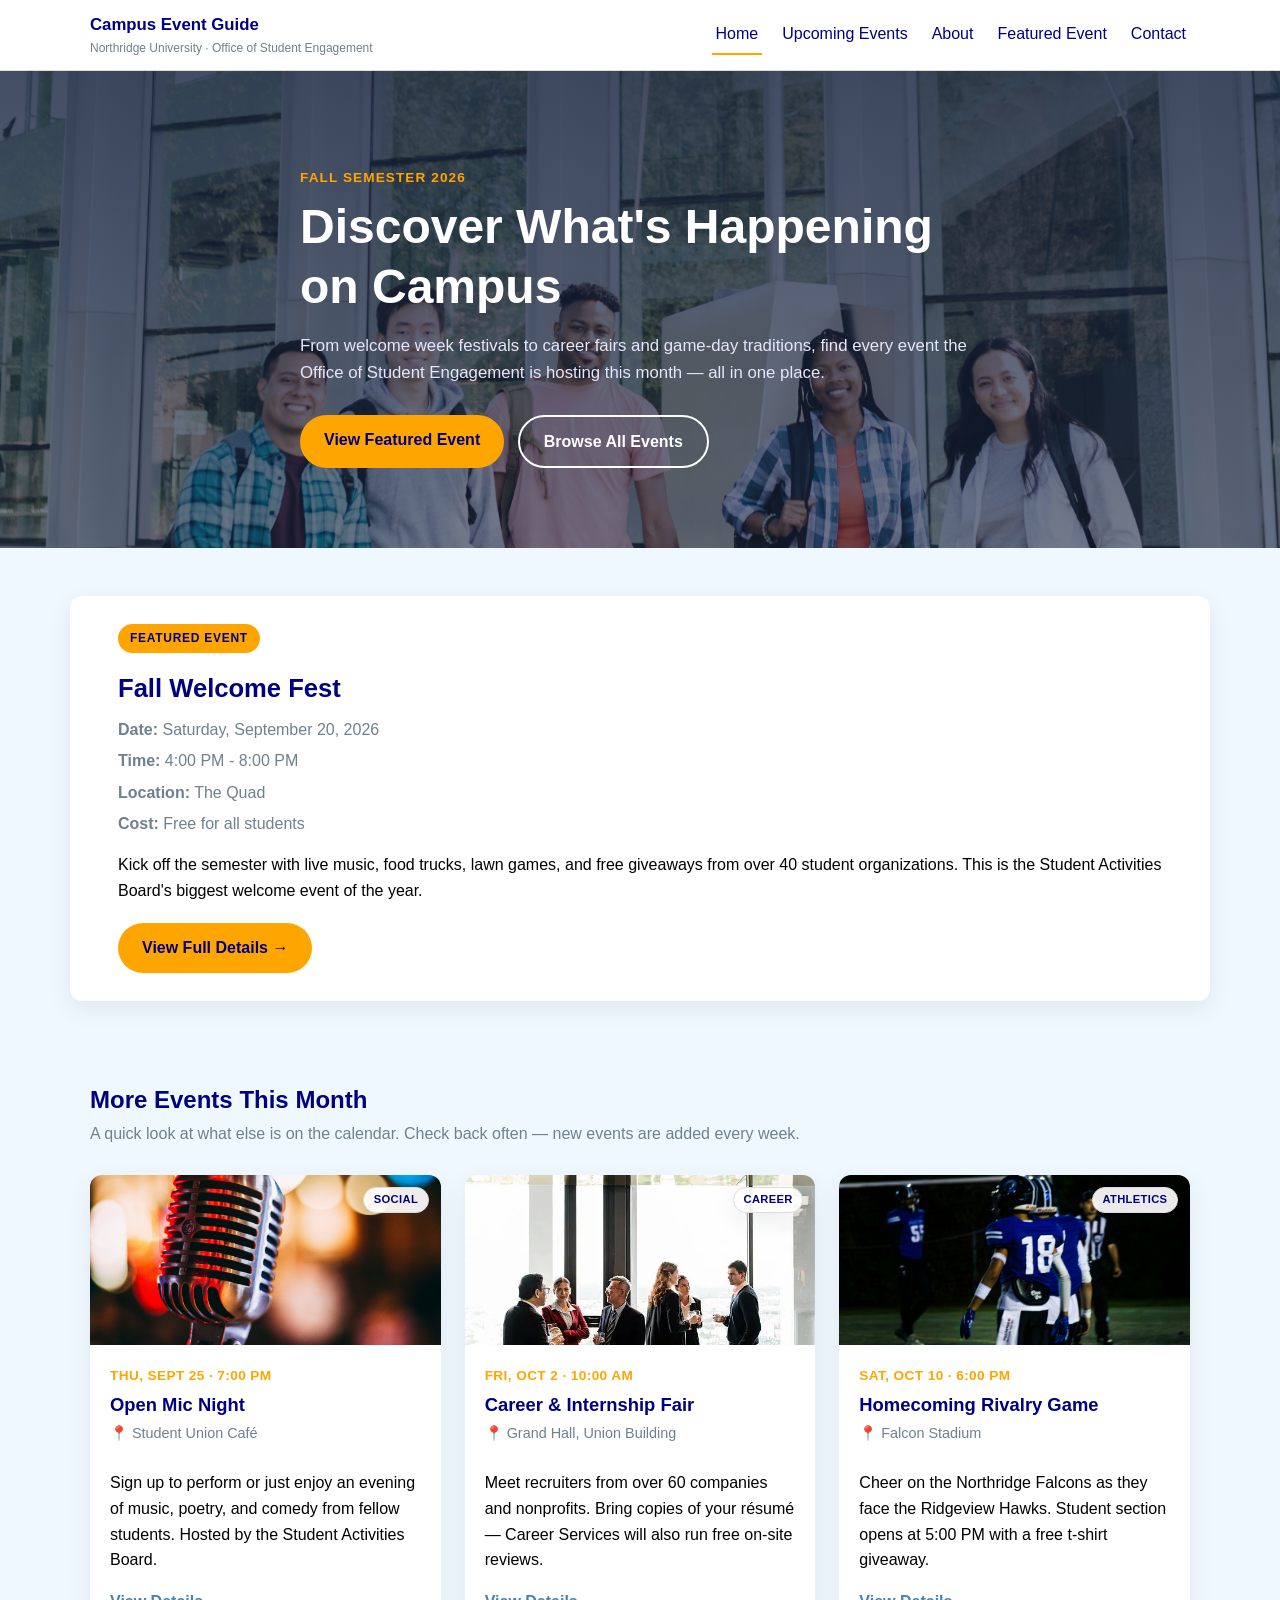
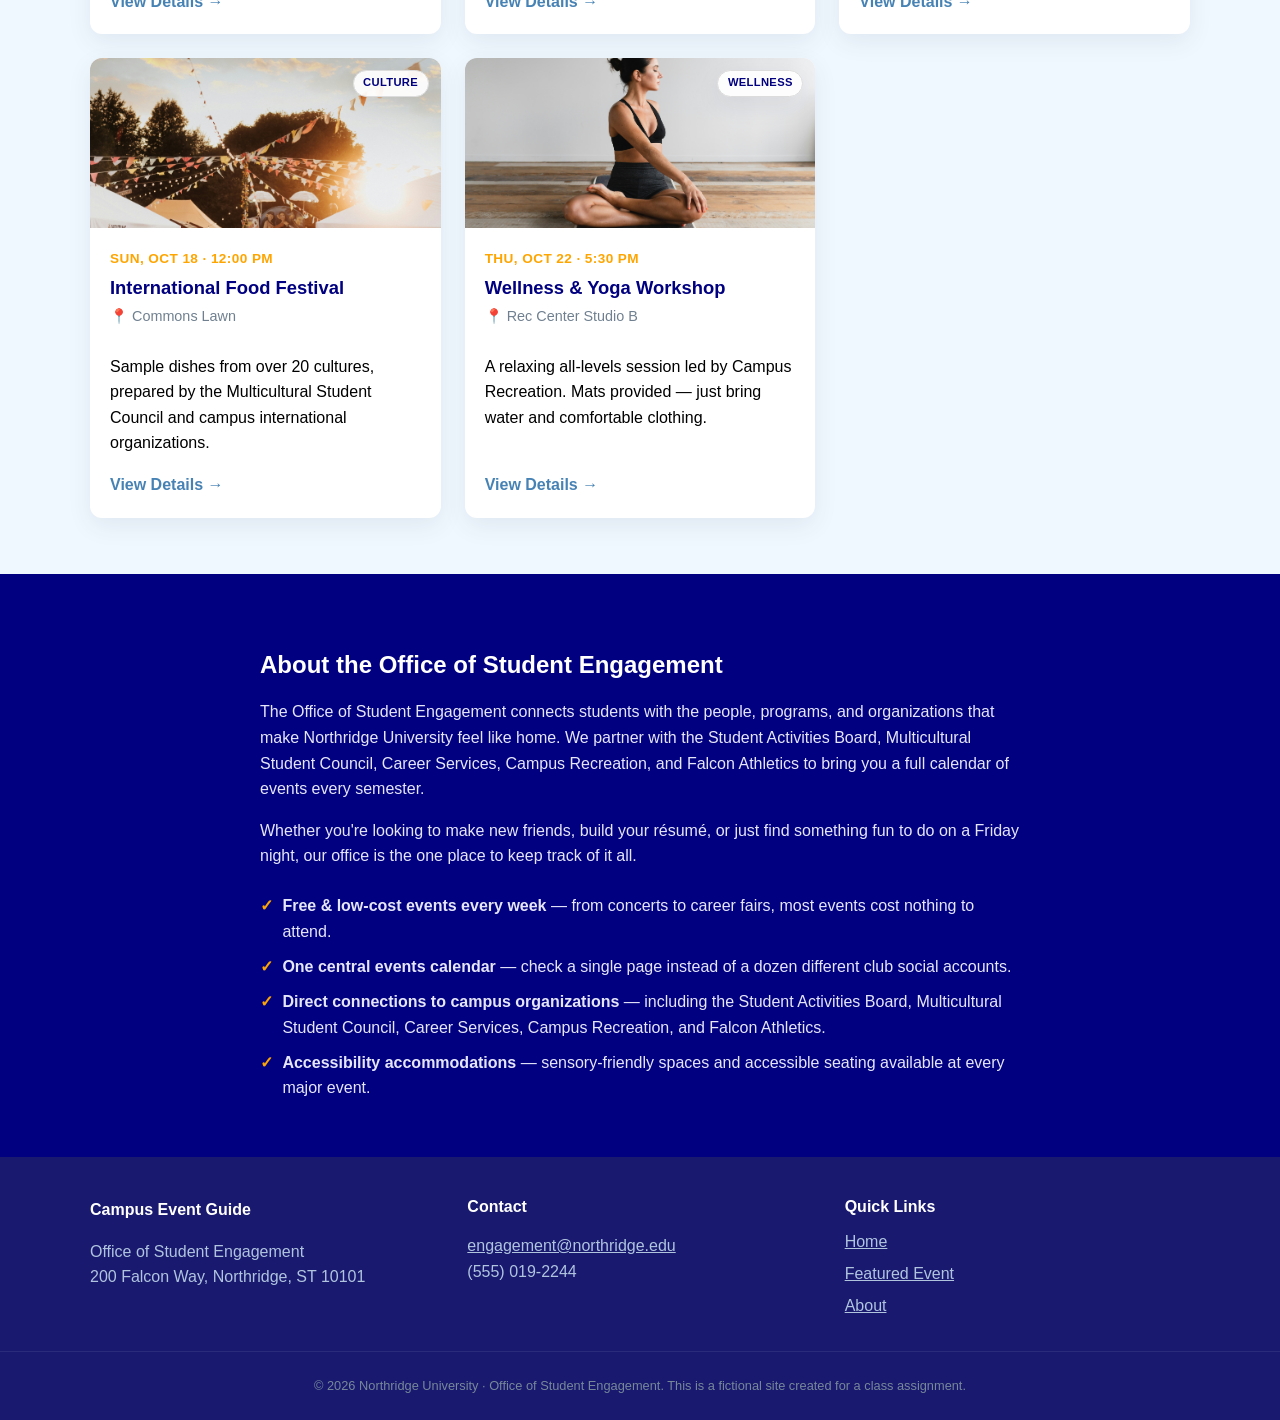
<file: index.html>
<!DOCTYPE html>
<html lang="en">
<head>
  <meta charset="UTF-8">
  <meta name="viewport" content="width=device-width, initial-scale=1.0">
  <title>Campus Event Guide | Northridge University</title>
  <meta name="description" content="Discover upcoming campus activities at Northridge University, brought to you by the Office of Student Engagement.">
  <link rel="stylesheet" href="css/styles.css">
</head>
<body>
  <a class="skip-link" href="#main">Skip to main content</a>

  <header class="site-header">
    <div class="container header-inner">
      <a class="brand" href="index.html">
        <span class="brand-text">
          <strong>Campus Event Guide</strong>
          <small>Northridge University · Office of Student Engagement</small>
        </span>
      </a>
      <nav class="site-nav" aria-label="Primary">
        <ul>
          <li><a href="index.html" aria-current="page">Home</a></li>
          <li><a href="#events">Upcoming Events</a></li>
          <li><a href="#about">About</a></li>
          <li><a href="event.html">Featured Event</a></li>
          <li><a href="#contact">Contact</a></li>
        </ul>
      </nav>
    </div>
  </header>

  <main id="main">
    <section class="hero" aria-labelledby="hero-heading">
      <figure class="hero-media">
        <img class="hero-bg" src="images/hero.jpg" alt="Students gathering on the Quad at Northridge University during a campus event">
        <figcaption class="sr-only">Students gathering on the Quad during a past campus event</figcaption>
      </figure>
      <div class="hero-overlay"></div>
      <div class="container hero-inner">
        <p class="eyebrow">Fall Semester 2026</p>
        <h1 id="hero-heading">Discover What's Happening on Campus</h1>
        <p class="hero-lede">From welcome week festivals to career fairs and game-day traditions, find every event the Office of Student Engagement is hosting this month — all in one place.</p>
        <div class="hero-actions">
          <a class="btn btn-primary" href="event.html">View Featured Event</a>
          <a class="btn btn-ghost" href="#events">Browse All Events</a>
        </div>
      </div>
    </section>

    <section class="featured" aria-labelledby="featured-heading">
      <article class="container featured-card">
        <div class="featured-content">
          <p class="tag">Featured Event</p>
          <h2 id="featured-heading">Fall Welcome Fest</h2>
          <ul class="meta-list">
            <li><strong>Date:</strong> <time datetime="2026-09-20">Saturday, September 20, 2026</time></li>
            <li><strong>Time:</strong> <time datetime="16:00">4:00 PM</time> - <time datetime="20:00">8:00 PM</time></li>
            <li><strong>Location:</strong> The Quad</li>
            <li><strong>Cost:</strong> Free for all students</li>
          </ul>
          <p>Kick off the semester with live music, food trucks, lawn games, and free giveaways from over 40 student organizations. This is the Student Activities Board's biggest welcome event of the year.</p>
          <a class="btn btn-primary" href="event.html">View Full Details →</a>
        </div>
      </article>
    </section>

    <section class="events" id="events" aria-labelledby="events-heading">
      <div class="container">
        <h2 id="events-heading">More Events This Month</h2>
        <p class="section-lede">A quick look at what else is on the calendar. Check back often — new events are added every week.</p>
        <ul class="event-grid">
          <li>
            <article class="event-card">
              <figure class="event-card-media">
                <img src="images/event-open-mic.jpg" alt="A student performing at the microphone during Open Mic Night in the Student Union Café" loading="lazy">
                <figcaption class="category-tag">Social</figcaption>
              </figure>
              <div class="event-card-body">
                <p class="event-date"><time datetime="2026-09-25T19:00">Thu, Sept 25 · 7:00 PM</time></p>
                <h3>Open Mic Night</h3>
                <p class="event-location">📍 Student Union Café</p>
                <p>Sign up to perform or just enjoy an evening of music, poetry, and comedy from fellow students. Hosted by the Student Activities Board.</p>
                <a class="details-link" href="event.html" aria-label="View details for Open Mic Night">View Details →</a>
              </div>
            </article>
          </li>
          <li>
            <article class="event-card">
              <figure class="event-card-media">
                <img src="images/event-career-fair.jpg" alt="Students talking with recruiters at booths during the Career and Internship Fair" loading="lazy">
                <figcaption class="category-tag">Career</figcaption>
              </figure>
              <div class="event-card-body">
                <p class="event-date"><time datetime="2026-10-02T10:00">Fri, Oct 2 · 10:00 AM</time></p>
                <h3>Career &amp; Internship Fair</h3>
                <p class="event-location">📍 Grand Hall, Union Building</p>
                <p>Meet recruiters from over 60 companies and nonprofits. Bring copies of your résumé — Career Services will also run free on-site reviews.</p>
                <a class="details-link" href="event.html" aria-label="View details for the Career and Internship Fair">View Details →</a>
              </div>
            </article>
          </li>
          <li>
            <article class="event-card">
              <figure class="event-card-media">
                <img src="images/event-homecoming.jpg" alt="Students cheering in the stands at the Homecoming Rivalry Game" loading="lazy">
                <figcaption class="category-tag">Athletics</figcaption>
              </figure>
              <div class="event-card-body">
                <p class="event-date"><time datetime="2026-10-10T18:00">Sat, Oct 10 · 6:00 PM</time></p>
                <h3>Homecoming Rivalry Game</h3>
                <p class="event-location">📍 Falcon Stadium</p>
                <p>Cheer on the Northridge Falcons as they face the Ridgeview Hawks. Student section opens at 5:00 PM with a free t-shirt giveaway.</p>
                <a class="details-link" href="event.html" aria-label="View details for the Homecoming Rivalry Game">View Details →</a>
              </div>
            </article>
          </li>
          <li>
            <article class="event-card">
              <figure class="event-card-media">
                <img src="images/event-food-fest.jpg" alt="A spread of dishes from different cultures at the International Food Festival" loading="lazy">
                <figcaption class="category-tag">Culture</figcaption>
              </figure>
              <div class="event-card-body">
                <p class="event-date"><time datetime="2026-10-18T12:00">Sun, Oct 18 · 12:00 PM</time></p>
                <h3>International Food Festival</h3>
                <p class="event-location">📍 Commons Lawn</p>
                <p>Sample dishes from over 20 cultures, prepared by the Multicultural Student Council and campus international organizations.</p>
                <a class="details-link" href="event.html" aria-label="View details for the International Food Festival">View Details →</a>
              </div>
            </article>
          </li>
          <li>
            <article class="event-card">
              <figure class="event-card-media">
                <img src="images/event-yoga.jpg" alt="Students stretching on mats during the Wellness and Yoga Workshop" loading="lazy">
                <figcaption class="category-tag">Wellness</figcaption>
              </figure>
              <div class="event-card-body">
                <p class="event-date"><time datetime="2026-10-22T17:30">Thu, Oct 22 · 5:30 PM</time></p>
                <h3>Wellness &amp; Yoga Workshop</h3>
                <p class="event-location">📍 Rec Center Studio B</p>
                <p>A relaxing all-levels session led by Campus Recreation. Mats provided — just bring water and comfortable clothing.</p>
                <a class="details-link" href="event.html" aria-label="View details for the Wellness and Yoga Workshop">View Details →</a>
              </div>
            </article>
          </li>
        </ul>
      </div>
    </section>

    <section class="about" id="about" aria-labelledby="about-heading">
      <div class="container about-inner">
        <h2 id="about-heading">About the Office of Student Engagement</h2>
        <p>The Office of Student Engagement connects students with the people, programs, and organizations that make Northridge University feel like home. We partner with the Student Activities Board, Multicultural Student Council, Career Services, Campus Recreation, and Falcon Athletics to bring you a full calendar of events every semester.</p>
        <p>Whether you're looking to make new friends, build your résumé, or just find something fun to do on a Friday night, our office is the one place to keep track of it all.</p>
        <ul class="info-list about-benefits">
          <li><strong>Free &amp; low-cost events every week</strong> — from concerts to career fairs, most events cost nothing to attend.</li>
          <li><strong>One central events calendar</strong> — check a single page instead of a dozen different club social accounts.</li>
          <li><strong>Direct connections to campus organizations</strong> — including the Student Activities Board, Multicultural Student Council, Career Services, Campus Recreation, and Falcon Athletics.</li>
          <li><strong>Accessibility accommodations</strong> — sensory-friendly spaces and accessible seating available at every major event.</li>
        </ul>
      </div>
    </section>
  </main>

  <footer class="site-footer" id="contact">
    <div class="container footer-inner">
      <div>
        <div class="brand">
          <strong>Campus Event Guide</strong>
        </div>
        <p>Office of Student Engagement<br>
        200 Falcon Way, Northridge, ST 10101</p>
      </div>
      <div>
        <h3>Contact</h3>
        <p><a href="mailto:engagement@northridge.edu">engagement@northridge.edu</a><br>
        (555) 019-2244</p>
      </div>
      <div>
        <h3>Quick Links</h3>
        <ul class="footer-links">
          <li><a href="index.html">Home</a></li>
          <li><a href="event.html">Featured Event</a></li>
          <li><a href="#about">About</a></li>
        </ul>
      </div>
    </div>
    <p class="copyright">© 2026 Northridge University · Office of Student Engagement. This is a fictional site created for a class assignment.</p>
  </footer>
</body>
</html>
</file>
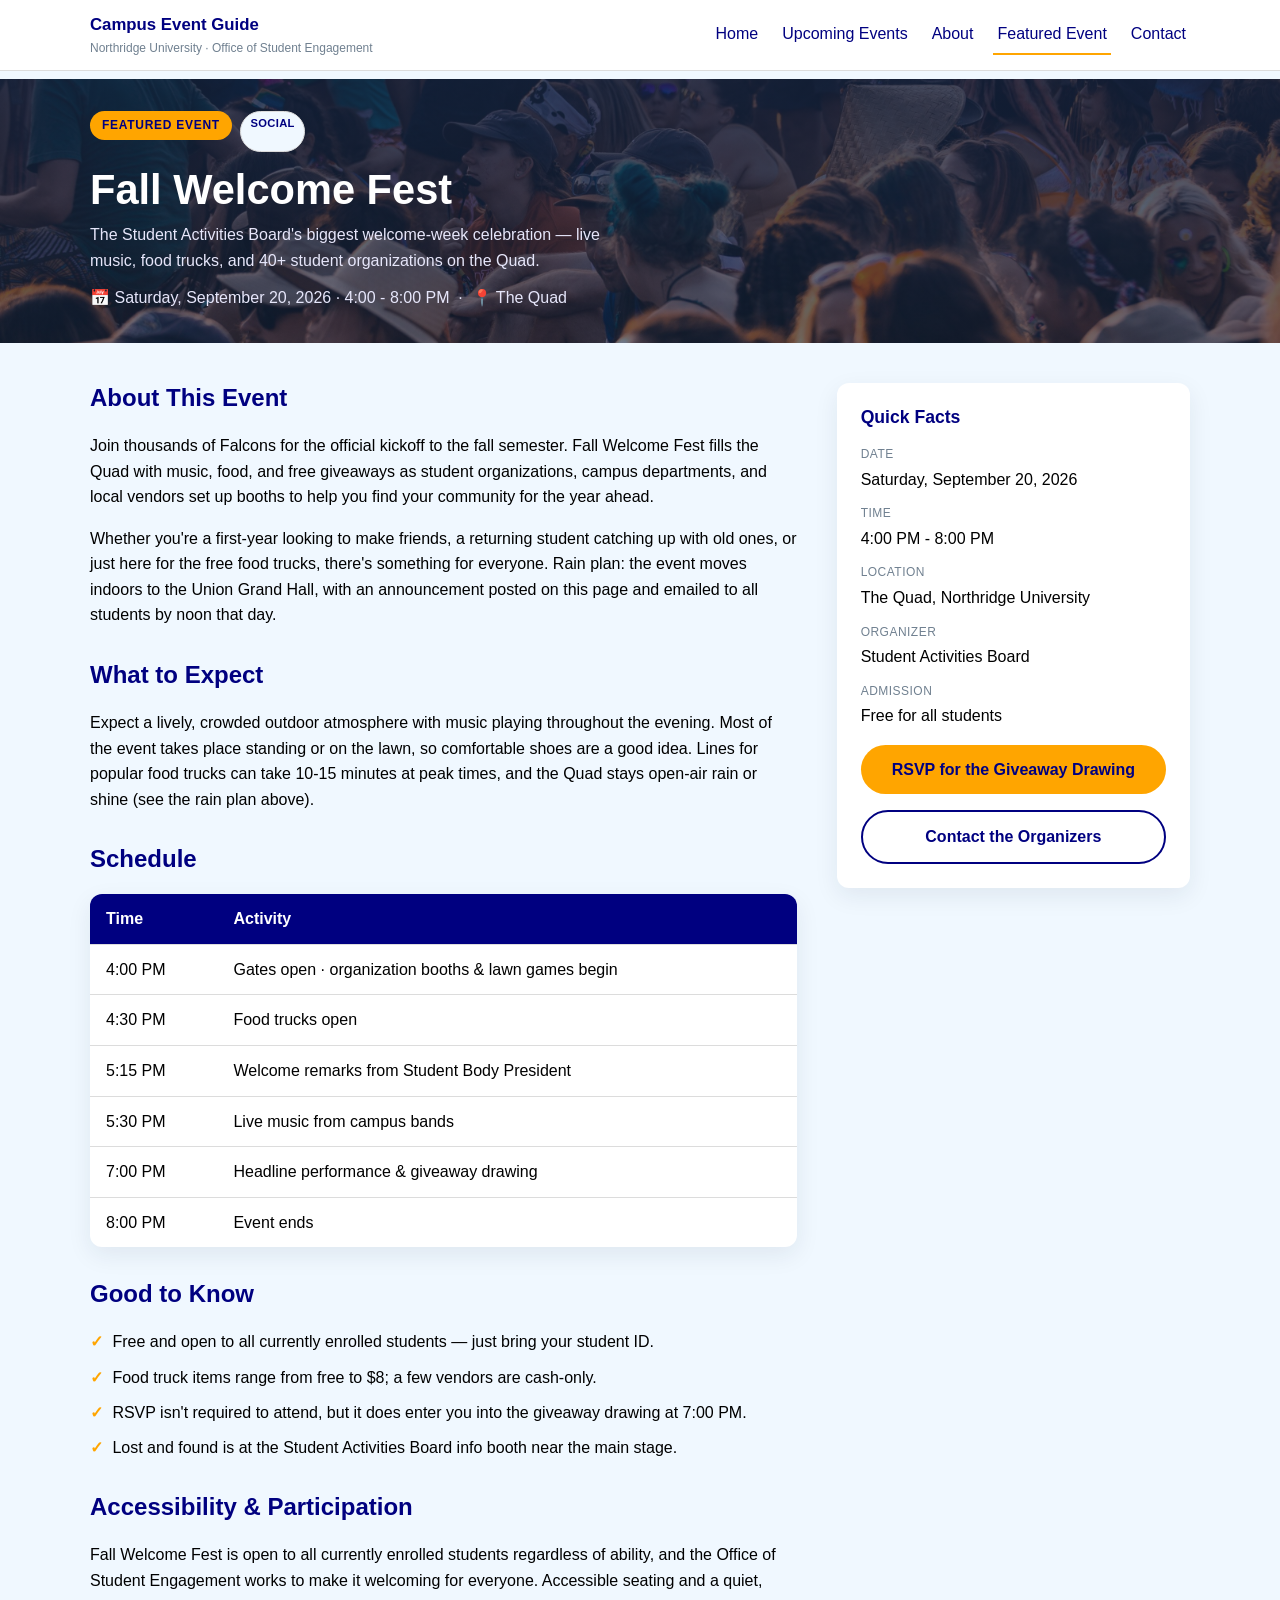
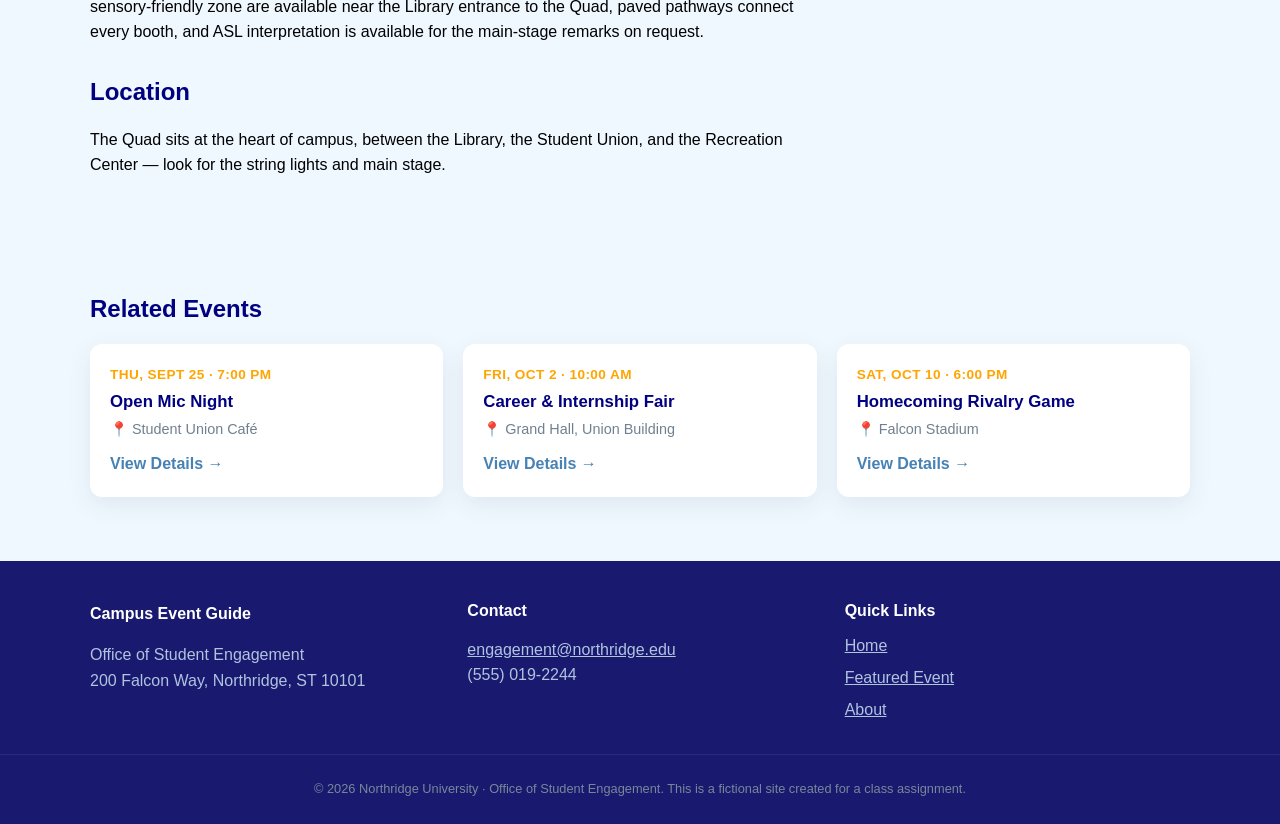
<file: event.html>
<!DOCTYPE html>
<html lang="en">
<head>
  <meta charset="UTF-8">
  <meta name="viewport" content="width=device-width, initial-scale=1.0">
  <title>Fall Welcome Fest | Campus Event Guide</title>
  <meta name="description" content="Details for the Fall Welcome Fest on the Quad — schedule, location, and everything you need to know, from the Northridge University Office of Student Engagement.">
  <link rel="stylesheet" href="css/styles.css">
</head>
<body>
  <a class="skip-link" href="#main">Skip to main content</a>

  <header class="site-header">
    <div class="container header-inner">
      <a class="brand" href="index.html">
        <span class="brand-text">
          <strong>Campus Event Guide</strong>
          <small>Northridge University · Office of Student Engagement</small>
        </span>
      </a>
      <nav class="site-nav" aria-label="Primary">
        <ul>
          <li><a href="index.html">Home</a></li>
          <li><a href="index.html#events">Upcoming Events</a></li>
          <li><a href="index.html#about">About</a></li>
          <li><a href="event.html" aria-current="page">Featured Event</a></li>
          <li><a href="index.html#contact">Contact</a></li>
        </ul>
      </nav>
    </div>
  </header>

  <main id="main">
    <section class="event-hero">
      <figure class="hero-media">
        <img class="event-hero-img" src="images/welcome-fest.jpg" alt="Wide view of festival tents and string lights on the Quad during Fall Welcome Fest">
        <figcaption class="sr-only">Crowd enjoying last year's Fall Welcome Fest at sunset</figcaption>
      </figure>
      <div class="hero-overlay"></div>
      <div class="container event-hero-content">
        <div class="event-hero-tags">
          <span class="tag">Featured Event</span>
          <span class="category-tag">Social</span>
        </div>
        <h1>Fall Welcome Fest</h1>
        <p class="event-hero-lede">The Student Activities Board's biggest welcome-week celebration — live music, food trucks, and 40+ student organizations on the Quad.</p>
        <p class="event-hero-meta">📅 <time datetime="2026-09-20T16:00">Saturday, September 20, 2026 · 4:00 - 8:00 PM</time> &nbsp;·&nbsp; 📍 The Quad</p>
      </div>
    </section>

    <section class="event-details container">
      <div class="event-details-grid">
        <article class="event-main">
          <h2>About This Event</h2>
          <p>Join thousands of Falcons for the official kickoff to the fall semester. Fall Welcome Fest fills the Quad with music, food, and free giveaways as student organizations, campus departments, and local vendors set up booths to help you find your community for the year ahead.</p>
          <p>Whether you're a first-year looking to make friends, a returning student catching up with old ones, or just here for the free food trucks, there's something for everyone. Rain plan: the event moves indoors to the Union Grand Hall, with an announcement posted on this page and emailed to all students by noon that day.</p>

          <h2>What to Expect</h2>
          <p>Expect a lively, crowded outdoor atmosphere with music playing throughout the evening. Most of the event takes place standing or on the lawn, so comfortable shoes are a good idea. Lines for popular food trucks can take 10-15 minutes at peak times, and the Quad stays open-air rain or shine (see the rain plan above).</p>

          <h2>Schedule</h2>
          <table class="schedule-table">
            <caption class="sr-only">Fall Welcome Fest schedule for September 20, 2026</caption>
            <thead>
              <tr>
                <th scope="col">Time</th>
                <th scope="col">Activity</th>
              </tr>
            </thead>
            <tbody>
              <tr><td><time datetime="16:00">4:00 PM</time></td><td>Gates open · organization booths &amp; lawn games begin</td></tr>
              <tr><td><time datetime="16:30">4:30 PM</time></td><td>Food trucks open</td></tr>
              <tr><td><time datetime="17:15">5:15 PM</time></td><td>Welcome remarks from Student Body President</td></tr>
              <tr><td><time datetime="17:30">5:30 PM</time></td><td>Live music from campus bands</td></tr>
              <tr><td><time datetime="19:00">7:00 PM</time></td><td>Headline performance &amp; giveaway drawing</td></tr>
              <tr><td><time datetime="20:00">8:00 PM</time></td><td>Event ends</td></tr>
            </tbody>
          </table>

          <h2>Good to Know</h2>
          <ul class="info-list">
            <li>Free and open to all currently enrolled students — just bring your student ID.</li>
            <li>Food truck items range from free to $8; a few vendors are cash-only.</li>
            <li>RSVP isn't required to attend, but it does enter you into the giveaway drawing at 7:00 PM.</li>
            <li>Lost and found is at the Student Activities Board info booth near the main stage.</li>
          </ul>

          <h2>Accessibility &amp; Participation</h2>
          <p>Fall Welcome Fest is open to all currently enrolled students regardless of ability, and the Office of Student Engagement works to make it welcoming for everyone. Accessible seating and a quiet, sensory-friendly zone are available near the Library entrance to the Quad, paved pathways connect every booth, and ASL interpretation is available for the main-stage remarks on request.</p>

          <h2>Location</h2>
          <p>The Quad sits at the heart of campus, between the Library, the Student Union, and the Recreation Center — look for the string lights and main stage.</p>
        </article>

        <aside class="event-sidebar" aria-label="Event quick facts">
          <div class="fact-card">
            <h2>Quick Facts</h2>
            <dl>
              <dt>Date</dt>
              <dd><time datetime="2026-09-20">Saturday, September 20, 2026</time></dd>
              <dt>Time</dt>
              <dd><time datetime="16:00">4:00 PM</time> - <time datetime="20:00">8:00 PM</time></dd>
              <dt>Location</dt>
              <dd>The Quad, Northridge University</dd>
              <dt>Organizer</dt>
              <dd>Student Activities Board</dd>
              <dt>Admission</dt>
              <dd>Free for all students</dd>
            </dl>
            <a class="btn btn-primary btn-block" href="mailto:engagement@northridge.edu?subject=Fall%20Welcome%20Fest%20RSVP">RSVP for the Giveaway Drawing</a>
            <a class="btn btn-ghost btn-block" href="mailto:engagement@northridge.edu?subject=Fall%20Welcome%20Fest%20Question">Contact the Organizers</a>
          </div>
        </aside>
      </div>
    </section>

    <section class="related-events container" aria-labelledby="related-heading">
      <h2 id="related-heading">Related Events</h2>
      <ul class="related-events-list">
        <li>
          <article class="related-event-card">
            <p class="event-date"><time datetime="2026-09-25T19:00">Thu, Sept 25 · 7:00 PM</time></p>
            <h3>Open Mic Night</h3>
            <p class="event-location">📍 Student Union Café</p>
            <a class="details-link" href="index.html#events" aria-label="View details for Open Mic Night">View Details →</a>
          </article>
        </li>
        <li>
          <article class="related-event-card">
            <p class="event-date"><time datetime="2026-10-02T10:00">Fri, Oct 2 · 10:00 AM</time></p>
            <h3>Career &amp; Internship Fair</h3>
            <p class="event-location">📍 Grand Hall, Union Building</p>
            <a class="details-link" href="index.html#events" aria-label="View details for the Career and Internship Fair">View Details →</a>
          </article>
        </li>
        <li>
          <article class="related-event-card">
            <p class="event-date"><time datetime="2026-10-10T18:00">Sat, Oct 10 · 6:00 PM</time></p>
            <h3>Homecoming Rivalry Game</h3>
            <p class="event-location">📍 Falcon Stadium</p>
            <a class="details-link" href="index.html#events" aria-label="View details for the Homecoming Rivalry Game">View Details →</a>
          </article>
        </li>
      </ul>
    </section>
  </main>

  <footer class="site-footer">
    <div class="container footer-inner">
      <div>
        <div class="brand">
          <strong>Campus Event Guide</strong>
        </div>
        <p>Office of Student Engagement<br>
        200 Falcon Way, Northridge, ST 10101</p>
      </div>
      <div>
        <h3>Contact</h3>
        <p><a href="mailto:engagement@northridge.edu">engagement@northridge.edu</a><br>
        (555) 019-2244</p>
      </div>
      <div>
        <h3>Quick Links</h3>
        <ul class="footer-links">
          <li><a href="index.html">Home</a></li>
          <li><a href="event.html">Featured Event</a></li>
          <li><a href="index.html#about">About</a></li>
        </ul>
      </div>
    </div>
    <p class="copyright">© 2026 Northridge University · Office of Student Engagement. This is a fictional site created for a class assignment.</p>
  </footer>
</body>
</html>
</file>
<file: css/styles.css>
*, *::before, *::after { box-sizing: border-box; }
html { scroll-behavior: smooth; }
body {
  margin: 0;
  font-family: "Segoe UI", Arial, sans-serif;
  color: black;
  background: aliceblue;
  line-height: 1.6;
}
img { max-width: 100%; display: block; }
figure { margin: 0; }
a { color: steelblue; }
h1, h2, h3 { font-family: "Segoe UI", Arial, sans-serif; color: navy; line-height: 1.25; }
ul { margin: 0; padding: 0; list-style: none; }

.sr-only {
  position: absolute;
  width: 1px; height: 1px;
  padding: 0; margin: -1px;
  overflow: hidden;
  clip: rect(0, 0, 0, 0);
  white-space: nowrap;
  border: 0;
}

.skip-link {
  position: absolute;
  left: -999px;
  top: 0;
  background: orange;
  color: navy;
  padding: 0.75rem 1.25rem;
  font-weight: 600;
  z-index: 100;
  border-radius: 0 0 8px 0;
}
.skip-link:focus {
  left: 0;
}

:focus-visible {
  outline: 3px solid orange;
  outline-offset: 2px;
}

.container {
  width: 100%;
  max-width: 1140px;
  margin-inline: auto;
  padding-inline: 1.25rem;
}

.btn {
  display: inline-block;
  font-family: "Segoe UI", Arial, sans-serif;
  font-weight: 600;
  text-decoration: none;
  padding: 0.75rem 1.5rem;
  border-radius: 999px;
  transition: transform 0.15s ease, box-shadow 0.15s ease;
}
.btn-primary {
  background: orange;
  color: navy;
}
.btn-primary:hover { transform: translateY(-2px); box-shadow: 0 8px 24px rgba(20, 33, 61, 0.08); }
.btn-ghost {
  background: transparent;
  color: white;
  border: 2px solid white;
}
.btn-ghost:hover { background: rgba(255,255,255,0.12); }
.event-details .btn-ghost {
  color: navy;
  border-color: navy;
}
.btn-block { display: block; text-align: center; margin-top: 1rem; }

.site-header {
  background: white;
  border-bottom: 1px solid gainsboro;
  position: sticky;
  top: 0;
  z-index: 50;
}
.header-inner {
  display: flex;
  flex-direction: column;
  gap: 0.75rem;
  padding-block: 0.75rem;
}
.brand {
  display: flex;
  align-items: center;
  gap: 0.75rem;
  text-decoration: none;
  color: navy;
}
.brand-text { display: flex; flex-direction: column; }
.brand-text strong { font-family: "Segoe UI", Arial, sans-serif; font-size: 1.05rem; }
.brand-text small { color: slategray; font-size: 0.75rem; }

.site-nav ul {
  display: flex;
  flex-wrap: wrap;
  gap: 0.25rem 1rem;
}
.site-nav a {
  display: inline-block;
  padding: 0.4rem 0.25rem;
  text-decoration: none;
  color: navy;
  font-weight: 500;
  border-bottom: 2px solid transparent;
}
.site-nav a:hover,
.site-nav a[aria-current="page"] {
  border-bottom-color: orange;
}

.hero {
  position: relative;
  color: white;
  background: navy;
  overflow: hidden;
}
.hero-bg {
  position: absolute;
  inset: 0;
  width: 100%;
  height: 100%;
  object-fit: cover;
  z-index: 0;
}
.hero-overlay {
  position: absolute;
  inset: 0;
  background: linear-gradient(180deg, rgba(20, 33, 61, 0.8), rgba(20, 33, 61, 0.6));
  z-index: 1;
}
.hero-inner {
  position: relative;
  z-index: 2;
  padding-block: 4rem 3.5rem;
  max-width: 720px;
}
.eyebrow {
  text-transform: uppercase;
  letter-spacing: 0.08em;
  font-weight: 600;
  color: orange;
  font-size: 0.85rem;
  margin: 0 0 0.5rem;
}
.hero h1 {
  color: white;
  font-size: 2rem;
  margin: 0 0 1rem;
}
.hero-lede {
  font-size: 1.05rem;
  color: lavender;
  margin: 0 0 1.75rem;
}
.hero-actions {
  display: flex;
  flex-wrap: wrap;
  gap: 0.85rem;
}

.featured {
  padding-block: 3rem;
}
.featured-card {
  background: white;
  border-radius: 12px;
  box-shadow: 0 8px 24px rgba(20, 33, 61, 0.08);
  overflow: hidden;
  display: grid;
  grid-template-columns: 1fr;
}
.featured-content { padding: 1.75rem; }
.tag {
  display: inline-block;
  background: orange;
  color: navy;
  font-weight: 700;
  font-size: 0.75rem;
  text-transform: uppercase;
  letter-spacing: 0.06em;
  padding: 0.3rem 0.75rem;
  border-radius: 999px;
  margin-bottom: 0.75rem;
}
.featured-content h2 { font-size: 1.6rem; margin: 0 0 0.75rem; }
.meta-list {
  display: grid;
  gap: 0.35rem;
  margin: 0 0 1rem;
  color: slategray;
}
.featured-content p { margin: 0 0 1.25rem; }

.events { padding-block: 1rem 3.5rem; }
.events h2 { margin-bottom: 0.4rem; }
.section-lede { color: slategray; margin: 0 0 1.75rem; }

.event-grid {
  display: grid;
  grid-template-columns: 1fr;
  gap: 1.5rem;
}
.event-grid > li { display: flex; }
.event-card {
  flex: 1 1 auto;
  width: 100%;
  background: white;
  border-radius: 12px;
  box-shadow: 0 8px 24px rgba(20, 33, 61, 0.08);
  overflow: hidden;
  display: flex;
  flex-direction: column;
}
.event-card-media { position: relative; }
.event-card-media img { width: 100%; height: 170px; object-fit: cover; }
.event-card-body { padding: 1.25rem; display: flex; flex-direction: column; flex-grow: 1; }
.event-date {
  color: orange;
  font-weight: 700;
  font-size: 0.85rem;
  text-transform: uppercase;
  letter-spacing: 0.03em;
  margin: 0 0 0.4rem;
}
.category-tag {
  flex-shrink: 0;
  background: aliceblue;
  color: navy;
  border: 1px solid gainsboro;
  font-size: 0.7rem;
  font-weight: 600;
  text-transform: uppercase;
  letter-spacing: 0.03em;
  padding: 0.2rem 0.6rem;
  border-radius: 999px;
}
.event-card-media .category-tag {
  position: absolute;
  top: 0.75rem;
  right: 0.75rem;
  background: rgba(255, 255, 255, 0.92);
  box-shadow: 0 8px 24px rgba(20, 33, 61, 0.08);
}
.event-card h3 { margin: 0 0 0.35rem; font-size: 1.15rem; }
.event-location { color: slategray; margin: 0 0 0.6rem; font-size: 0.9rem; }
.event-card-body p:last-of-type { margin-bottom: 1rem; }
.details-link {
  display: inline-block;
  margin-top: auto;
  font-weight: 600;
  text-decoration: none;
}
.details-link:hover { text-decoration: underline; }

.about { padding-block: 3.5rem; background: navy; color: lavender; }
.about h2 { color: white; }
.about-inner { max-width: 800px; }
.about-benefits { margin-top: 1.5rem; }

.site-footer {
  background: midnightblue;
  color: lightsteelblue;
  padding-block: 2.5rem 1.5rem;
}
.footer-inner {
  display: grid;
  gap: 2rem;
  grid-template-columns: 1fr;
}
.site-footer .brand { color: white; margin-bottom: 0.75rem; }
.site-footer h3 { color: white; font-size: 1rem; margin: 0 0 0.75rem; }
.site-footer a { color: lightsteelblue; }
.footer-links { display: grid; gap: 0.4rem; }
.copyright {
  text-align: center;
  font-size: 0.8rem;
  color: lightslategray;
  margin: 2rem 0 0;
  padding-top: 1.5rem;
  border-top: 1px solid rgba(255,255,255,0.08);
}

.event-hero {
  position: relative;
  color: white;
  background: navy;
  overflow: hidden;
  margin-top: 0.5rem;
}
.event-hero-img {
  position: absolute;
  inset: 0;
  width: 100%;
  height: 100%;
  object-fit: cover;
  z-index: 0;
}
.event-hero-content { position: relative; z-index: 2; padding-block: 2rem; }
.event-hero-tags { display: flex; flex-wrap: wrap; gap: 0.5rem; margin-bottom: 0.75rem; }
.event-hero-content h1 { color: white; font-size: 1.9rem; margin: 0.4rem 0; }
.event-hero-lede { max-width: 560px; color: lavender; margin: 0 0 0.75rem; }
.event-hero-meta { max-width: 560px; color: lavender; margin: 0; font-weight: 500; }

.event-details { padding-block: 2.5rem 4rem; }
.event-details-grid {
  display: grid;
  grid-template-columns: 1fr;
  gap: 2.5rem;
}
.event-main h2 { margin-top: 2rem; }
.event-main h2:first-child { margin-top: 0; }

.schedule-table {
  width: 100%;
  border-collapse: collapse;
  background: white;
  border-radius: 12px;
  overflow: hidden;
  box-shadow: 0 8px 24px rgba(20, 33, 61, 0.08);
}
.schedule-table th, .schedule-table td {
  text-align: left;
  padding: 0.75rem 1rem;
  border-bottom: 1px solid gainsboro;
}
.schedule-table th { background: navy; color: white; }
.schedule-table tr:last-child td { border-bottom: none; }

.info-list { display: grid; gap: 0.6rem; }
.info-list li {
  padding-left: 1.4rem;
  position: relative;
}
.info-list li::before {
  content: "✓";
  position: absolute;
  left: 0;
  color: orange;
  font-weight: 700;
}

.event-sidebar { display: grid; gap: 1.5rem; align-content: start; }
.fact-card {
  background: white;
  border-radius: 12px;
  box-shadow: 0 8px 24px rgba(20, 33, 61, 0.08);
  padding: 1.5rem;
}
.fact-card h2 { font-size: 1.1rem; margin: 0 0 1rem; }
.fact-card dl { margin: 0; }
.fact-card dt {
  font-size: 0.75rem;
  text-transform: uppercase;
  letter-spacing: 0.04em;
  color: slategray;
  margin-top: 0.75rem;
}
.fact-card dt:first-child { margin-top: 0; }
.fact-card dd { margin: 0.15rem 0 0; font-weight: 500; }

.related-events { padding-block: 1rem 4rem; }
.related-events h2 { margin-bottom: 1.25rem; }
.related-events-list {
  display: flex;
  flex-wrap: wrap;
  gap: 1.25rem;
}
.related-events-list > li { flex: 1 1 220px; }
.related-event-card {
  height: 100%;
  background: white;
  border-radius: 12px;
  box-shadow: 0 8px 24px rgba(20, 33, 61, 0.08);
  padding: 1.25rem;
}
.related-event-card h3 { margin: 0 0 0.35rem; font-size: 1.05rem; }

@media (min-width: 600px) {
  .header-inner {
    flex-direction: row;
    align-items: center;
    justify-content: space-between;
  }
  .hero h1 { font-size: 2.5rem; }
  .event-grid { grid-template-columns: repeat(2, 1fr); }
  .footer-inner { grid-template-columns: repeat(3, 1fr); }
}

@media (min-width: 900px) {
  .hero h1 { font-size: 3rem; }
  .hero-inner { padding-block: 6rem 5rem; }
  .event-grid { grid-template-columns: repeat(3, 1fr); }
  .event-details-grid { grid-template-columns: 2fr 1fr; }
  .event-hero-img { height: 380px; }
  .event-hero-content h1 { font-size: 2.6rem; }
}
</file>
